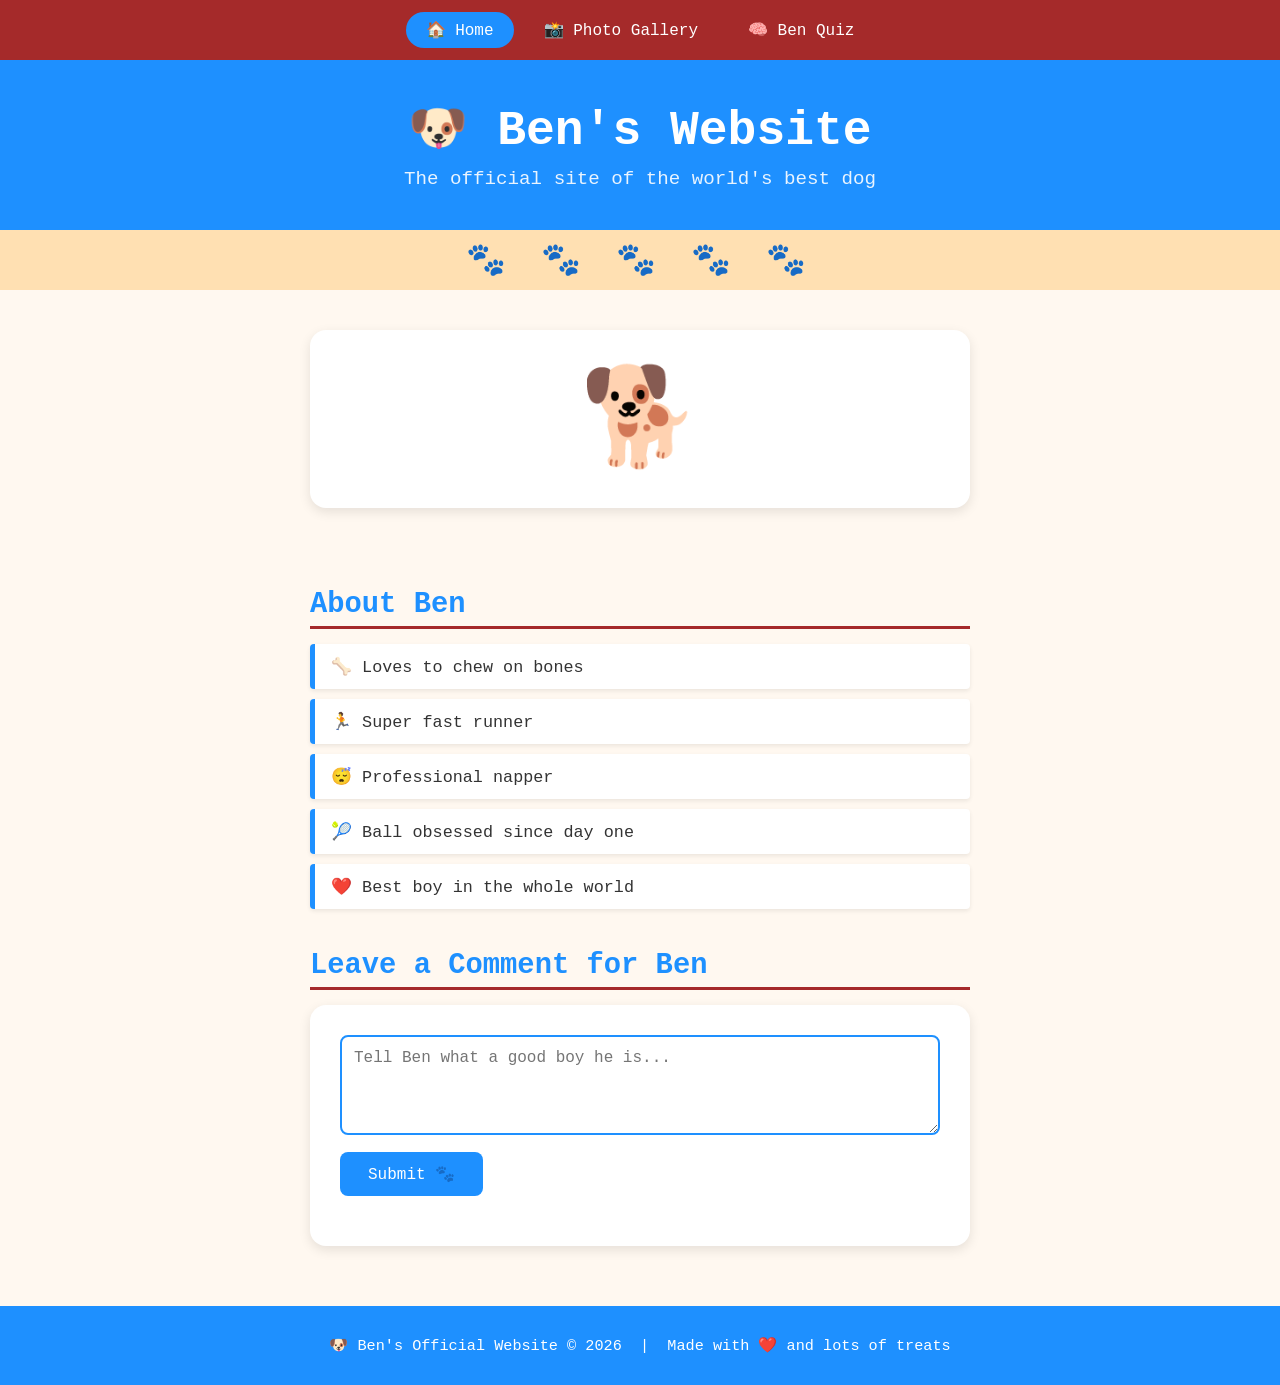
<file: index.html>
<!DOCTYPE html>
<html lang="en">
<head>
  <meta charset="UTF-8">
  <meta name="viewport" content="width=device-width, initial-scale=1.0">
  <title>Ben's Dog Site</title>
  <link rel="stylesheet" href="ben.css">
</head>
<body>

  <nav>
    <a href="index.html" class="active">🏠 Home</a>
    <a href="ben'sgallery.html">📸 Photo Gallery</a>
    <a href="benquiz.html">🧠 Ben Quiz</a>
  </nav>

  <header>
    <h1> 🐶 Ben's Website</h1>
    <p>The official site of the world's best dog</p>
  </header>

  <div class="paw-banner">🐾 🐾 🐾 🐾 🐾</div>

  <div class="section">
    <div class="dog-emoji-box" onclick="bark()" title="Click me!">🐕</div>
    <div class="bark-message" id="bark-msg"></div>

    <h2>About Ben</h2>
    <ul class="facts-list">
      <li>🦴 Loves to chew on bones</li>
      <li>🏃 Super fast runner</li>
      <li>😴 Professional napper</li>
      <li>🎾 Ball obsessed since day one</li>
      <li>❤️ Best boy in the whole world</li>
    </ul>
  </div>

  <div class="section">
    <h2>Leave a Comment for Ben</h2>
    <div class="comment-section">
      <textarea id="comment-input" placeholder="Tell Ben what a good boy he is..."></textarea>
      <button onclick="submitComment()">Submit 🐾</button>
      <div id="comments-display"></div>
    </div>
  </div>

  <footer>
    <p>🐶 Ben's Official Website &copy; 2026 &nbsp;|&nbsp; Made with ❤️ and lots of treats</p>
  </footer>

  <script src="ben.js"></script>
</body>
</html>
</file>
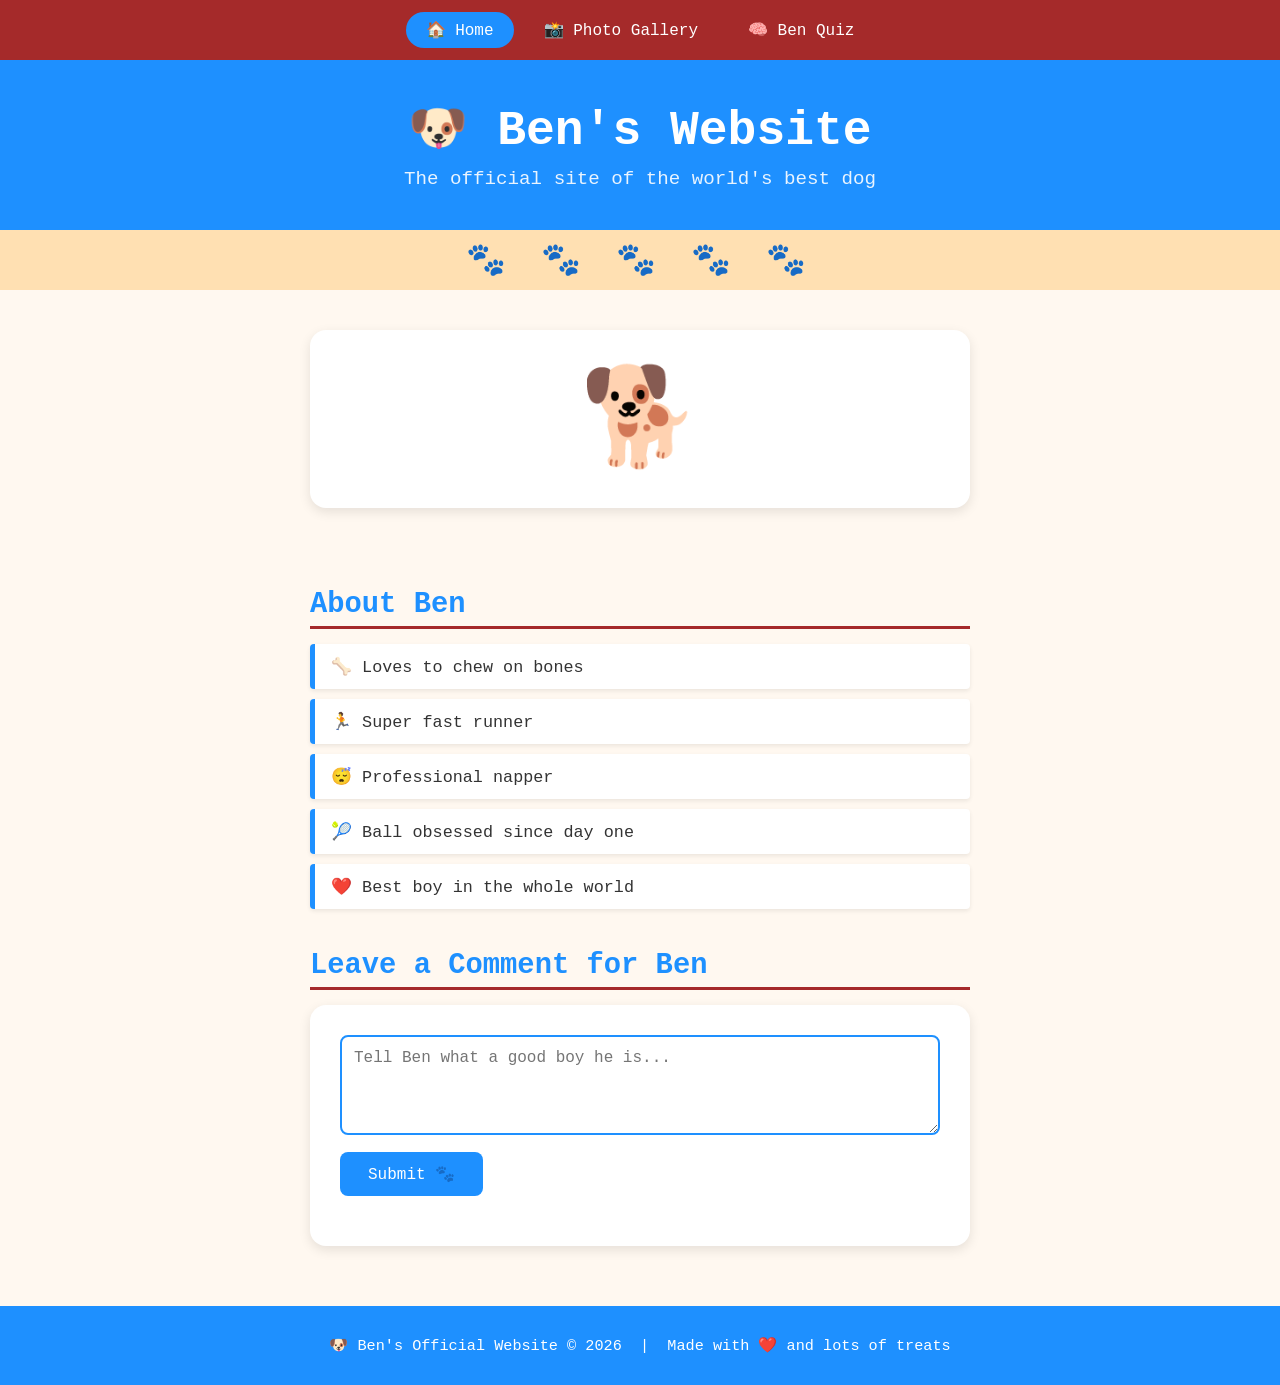
<file: website/index.html>
<!DOCTYPE html>
<html lang="en">
<head>
  <meta charset="UTF-8">
  <meta name="viewport" content="width=device-width, initial-scale=1.0">
  <title>Ben's Dog Site</title>
  <link rel="stylesheet" href="ben.css">
</head>
<body>

  <nav>
    <a href="home.html" class="active">🏠 Home</a>
    <a href="ben'sgallery.html">📸 Photo Gallery</a>
    <a href="benquiz.html">🧠 Ben Quiz</a>
  </nav>

  <header>
    <h1>🐶 Ben's Website</h1>
    <p>The official site of the world's best dog</p>
  </header>

  <div class="paw-banner">🐾 🐾 🐾 🐾 🐾</div>

  <div class="section">
    <div class="dog-emoji-box" onclick="bark()" title="Click me!">🐕</div>
    <div class="bark-message" id="bark-msg"></div>

    <h2>About Ben</h2>
    <ul class="facts-list">
      <li>🦴 Loves to chew on bones</li>
      <li>🏃 Super fast runner</li>
      <li>😴 Professional napper</li>
      <li>🎾 Ball obsessed since day one</li>
      <li>❤️ Best boy in the whole world</li>
    </ul>
  </div>

  <div class="section">
    <h2>Leave a Comment for Ben</h2>
    <div class="comment-section">
      <textarea id="comment-input" placeholder="Tell Ben what a good boy he is..."></textarea>
      <button onclick="submitComment()">Submit 🐾</button>
      <div id="comments-display"></div>
    </div>
  </div>

  <footer>
    <p>🐶 Ben's Official Website &copy; 2026 &nbsp;|&nbsp; Made with ❤️ and lots of treats</p>
  </footer>

  <script src="ben.js"></script>
</body>
</html>
</file>
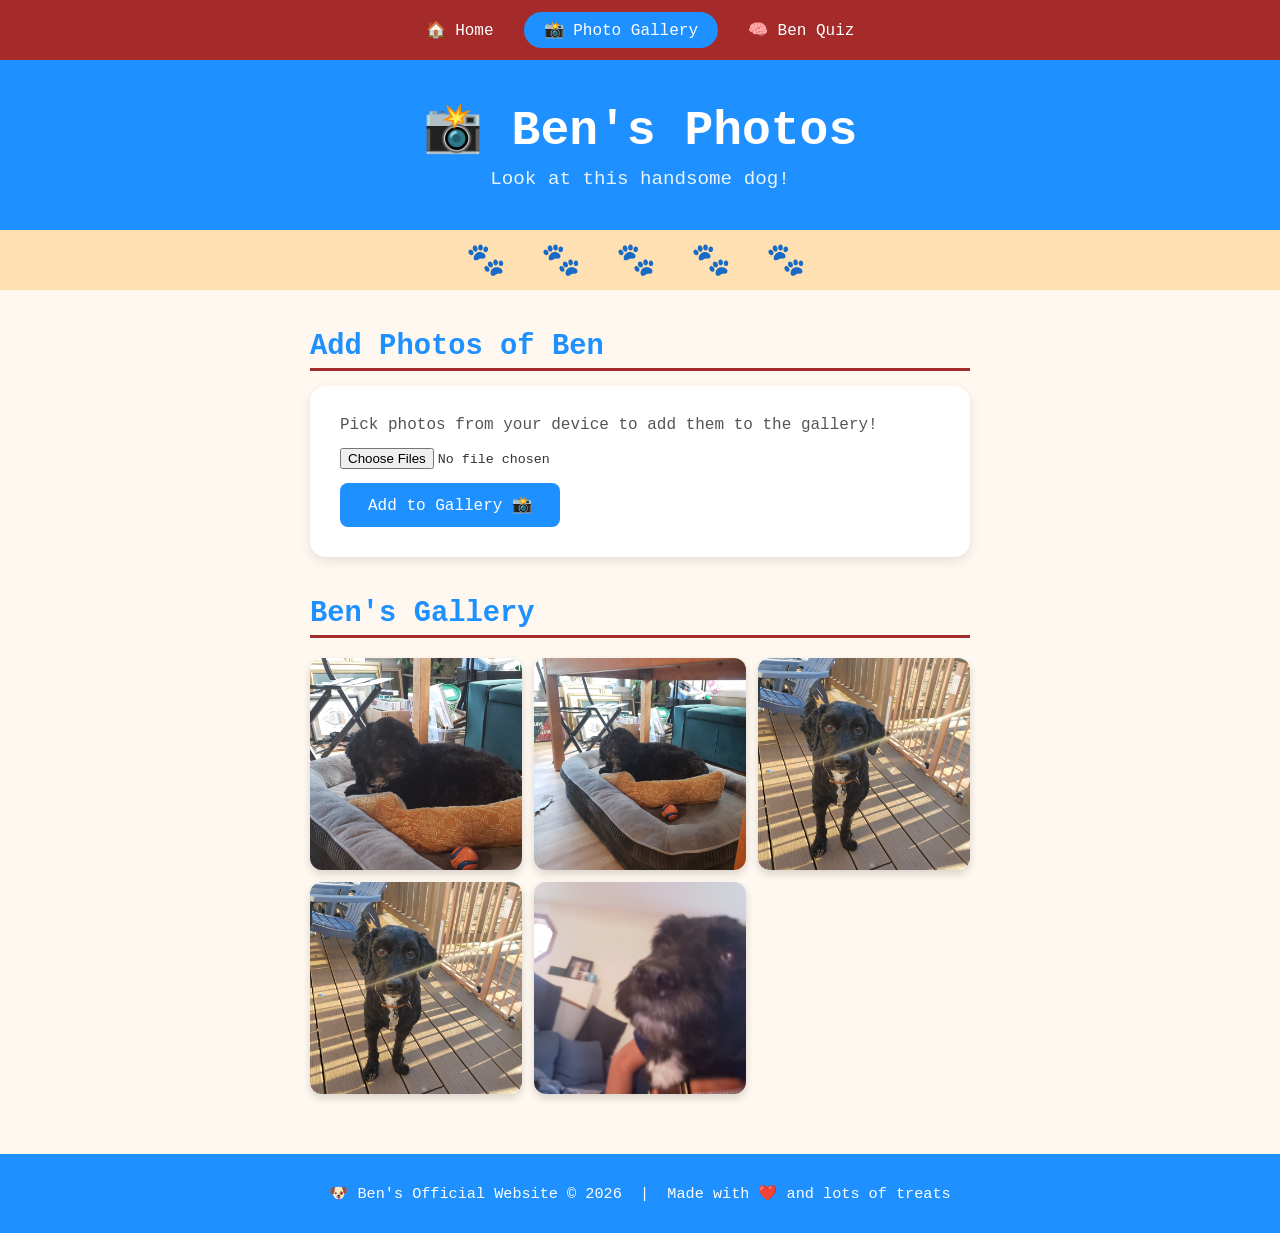
<file: ben'sgallery.html>
<!DOCTYPE html>
<html lang="en">
<head>
  <meta charset="UTF-8">
  <meta name="viewport" content="width=device-width, initial-scale=1.0">
  <title>Ben's Dog Site - Gallery</title>
  <link rel="stylesheet" href="ben.css">
</head>
<body>

  <nav>
    <a href="index.html">🏠 Home</a>
    <a href="ben'sgallery.html" class="active">📸 Photo Gallery</a>
    <a href="benquiz.html">🧠 Ben Quiz</a>
  </nav>

  <header>
    <h1>📸 Ben's Photos</h1>
    <p>Look at this handsome dog!</p>
  </header>

  <div class="paw-banner">🐾 🐾 🐾 🐾 🐾</div>

  <div class="section">
    <h2>Add Photos of Ben</h2>
    <div class="comment-section">
      <p style="margin-bottom:14px; color:#555;">Pick photos from your device to add them to the gallery!</p>
      <input type="file" id="photo-input" accept="image/*" multiple
        style="display:block; margin-bottom:14px; font-family:'Courier New',monospace;">
      <button onclick="addPhotos()">Add to Gallery 📸</button>
    </div>
  </div>
  <div class="section">
    <h2>Ben's Gallery</h2>
    <div class="gallery" id="gallery">
      <div class="gallery-placeholder">🐕</div>
      <div class="gallery-placeholder">🦴</div>
      <div class="gallery-placeholder">🐾</div>
    </div>
  </div>

  <footer>
    <p>🐶 Ben's Official Website &copy; 2026 &nbsp;|&nbsp; Made with ❤️ and lots of treats</p>
  </footer>

  <script src="ben.js"></script>
</body>
</html>
</file>
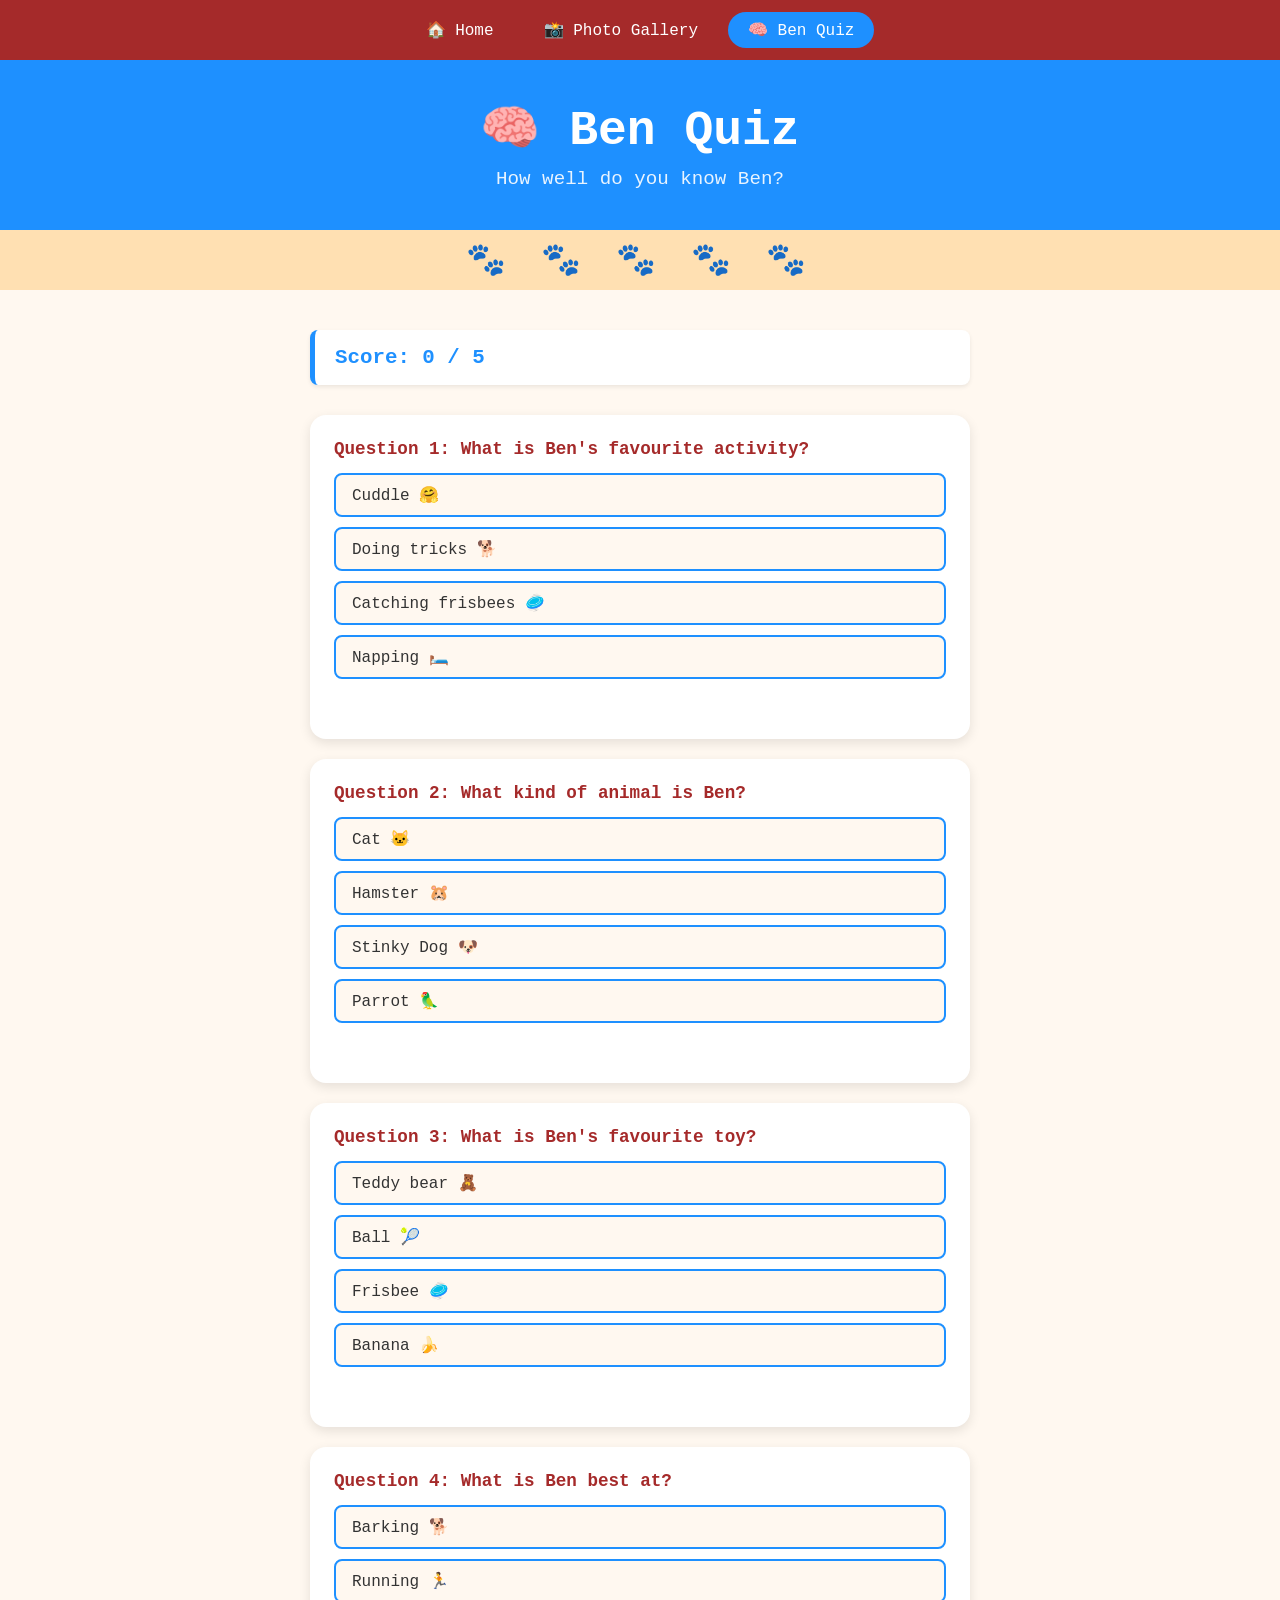
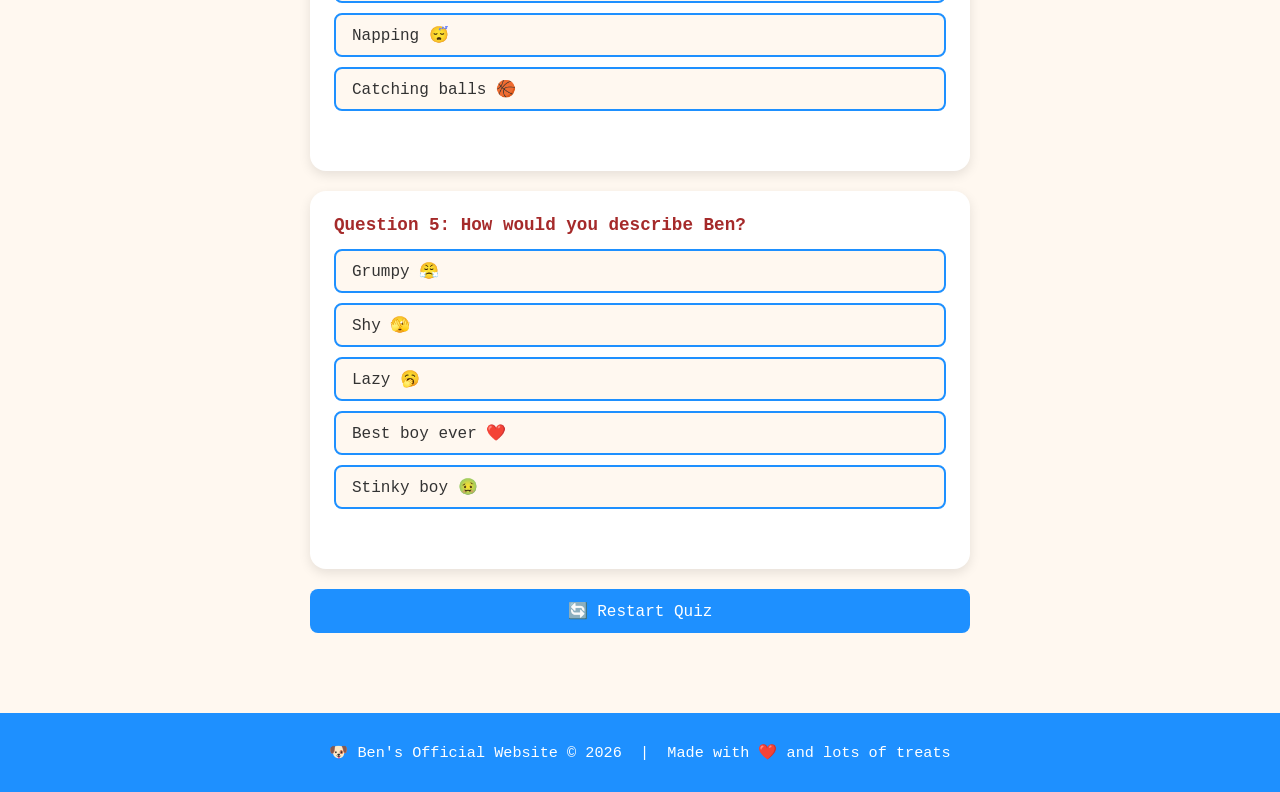
<file: benquiz.html>
<!DOCTYPE html>
<html lang="en">
<head>
  <meta charset="UTF-8">
  <meta name="viewport" content="width=device-width, initial-scale=1.0">
  <title>Ben's Dog Site - Quiz</title>
  <link rel="stylesheet" href="ben.css">
</head>
<body>

  <nav>
    <a href="index.html">🏠 Home</a>
    <a href="ben'sgallery.html">📸 Photo Gallery</a>
    <a href="benquiz.html" class="active">🧠 Ben Quiz</a>
  </nav>

  <header>
    <h1>🧠 Ben Quiz</h1>
    <p>How well do you know Ben?</p>
  </header>

  <div class="paw-banner">🐾 🐾 🐾 🐾 🐾</div>

  <div class="section">
    <div class="score-box" id="score-box">Score: 0 / 5</div>

    <div class="quiz-box">
      <h3>Question 1: What is Ben's favourite activity?</h3>
      <div class="quiz-options">
        <button class="quiz-option" onclick="answer(this, false, 'q1')">Cuddle 🤗</button>
        <button class="quiz-option" onclick="answer(this, false, 'q1')">Doing tricks 🐕</button>
        <button class="quiz-option" onclick="answer(this, true, 'q1')">Catching frisbees 🥏</button>
        <button class="quiz-option" onclick="answer(this, true, 'q1')">Napping 🛏️</button>
      </div>
      <div class="quiz-feedback" id="q1-feedback"></div>
    </div>

    <div class="quiz-box">
      <h3>Question 2: What kind of animal is Ben?</h3>
      <div class="quiz-options">
        <button class="quiz-option" onclick="answer(this, false, 'q2')">Cat 🐱</button>
        <button class="quiz-option" onclick="answer(this, false, 'q2')">Hamster 🐹</button>
        <button class="quiz-option" onclick="answer(this, true, 'q2')">Stinky Dog 🐶</button>
        <button class="quiz-option" onclick="answer(this, false, 'q2')">Parrot 🦜</button>
      </div>
      <div class="quiz-feedback" id="q2-feedback"></div>
    </div>

    <div class="quiz-box">
      <h3>Question 3: What is Ben's favourite toy?</h3>
      <div class="quiz-options">
        <button class="quiz-option" onclick="answer(this, false, 'q3')">Teddy bear 🧸</button>
        <button class="quiz-option" onclick="answer(this, false, 'q3')">Ball 🎾</button>
        <button class="quiz-option" onclick="answer(this, true, 'q3')">Frisbee 🥏</button>
        <button class="quiz-option" onclick="answer(this, false, 'q3')">Banana 🍌</button>
      </div>
      <div class="quiz-feedback" id="q3-feedback"></div>
    </div>

    <div class="quiz-box">
      <h3>Question 4: What is Ben best at?</h3>
      <div class="quiz-options">
        <button class="quiz-option" onclick="answer(this, false, 'q4')">Barking 🐕</button>
        <button class="quiz-option" onclick="answer(this, false, 'q4')">Running 🏃</button>
        <button class="quiz-option" onclick="answer(this, true, 'q4')">Napping 😴</button>
        <button class="quiz-option" onclick="answer(this, false, 'q4')">Catching balls 🏀</button>
      </div>
      <div class="quiz-feedback" id="q4-feedback"></div>
    </div>

    <div class="quiz-box">
      <h3>Question 5: How would you describe Ben?</h3>
      <div class="quiz-options">
        <button class="quiz-option" onclick="answer(this, false, 'q5')">Grumpy 😤</button>
        <button class="quiz-option" onclick="answer(this, false, 'q5')">Shy 🫣</button>
        <button class="quiz-option" onclick="answer(this, false, 'q5')">Lazy 🥱</button>
        <button class="quiz-option" onclick="answer(this, true, 'q5')">Best boy ever ❤️</button>
        <button class="quiz-option" onclick="answer(this, true, 'q5')">Stinky boy 🤢</button>
      </div>
      <div class="quiz-feedback" id="q5-feedback"></div>
    </div>

    <button onclick="resetQuiz()" style="width:100%; margin-bottom:20px;">🔄 Restart Quiz</button>
  </div>

  <footer>
    <p>🐶 Ben's Official Website &copy; 2026 &nbsp;|&nbsp; Made with ❤️ and lots of treats</p>
  </footer>

  <script src="ben.js"></script>
</body>
</html>
</file>
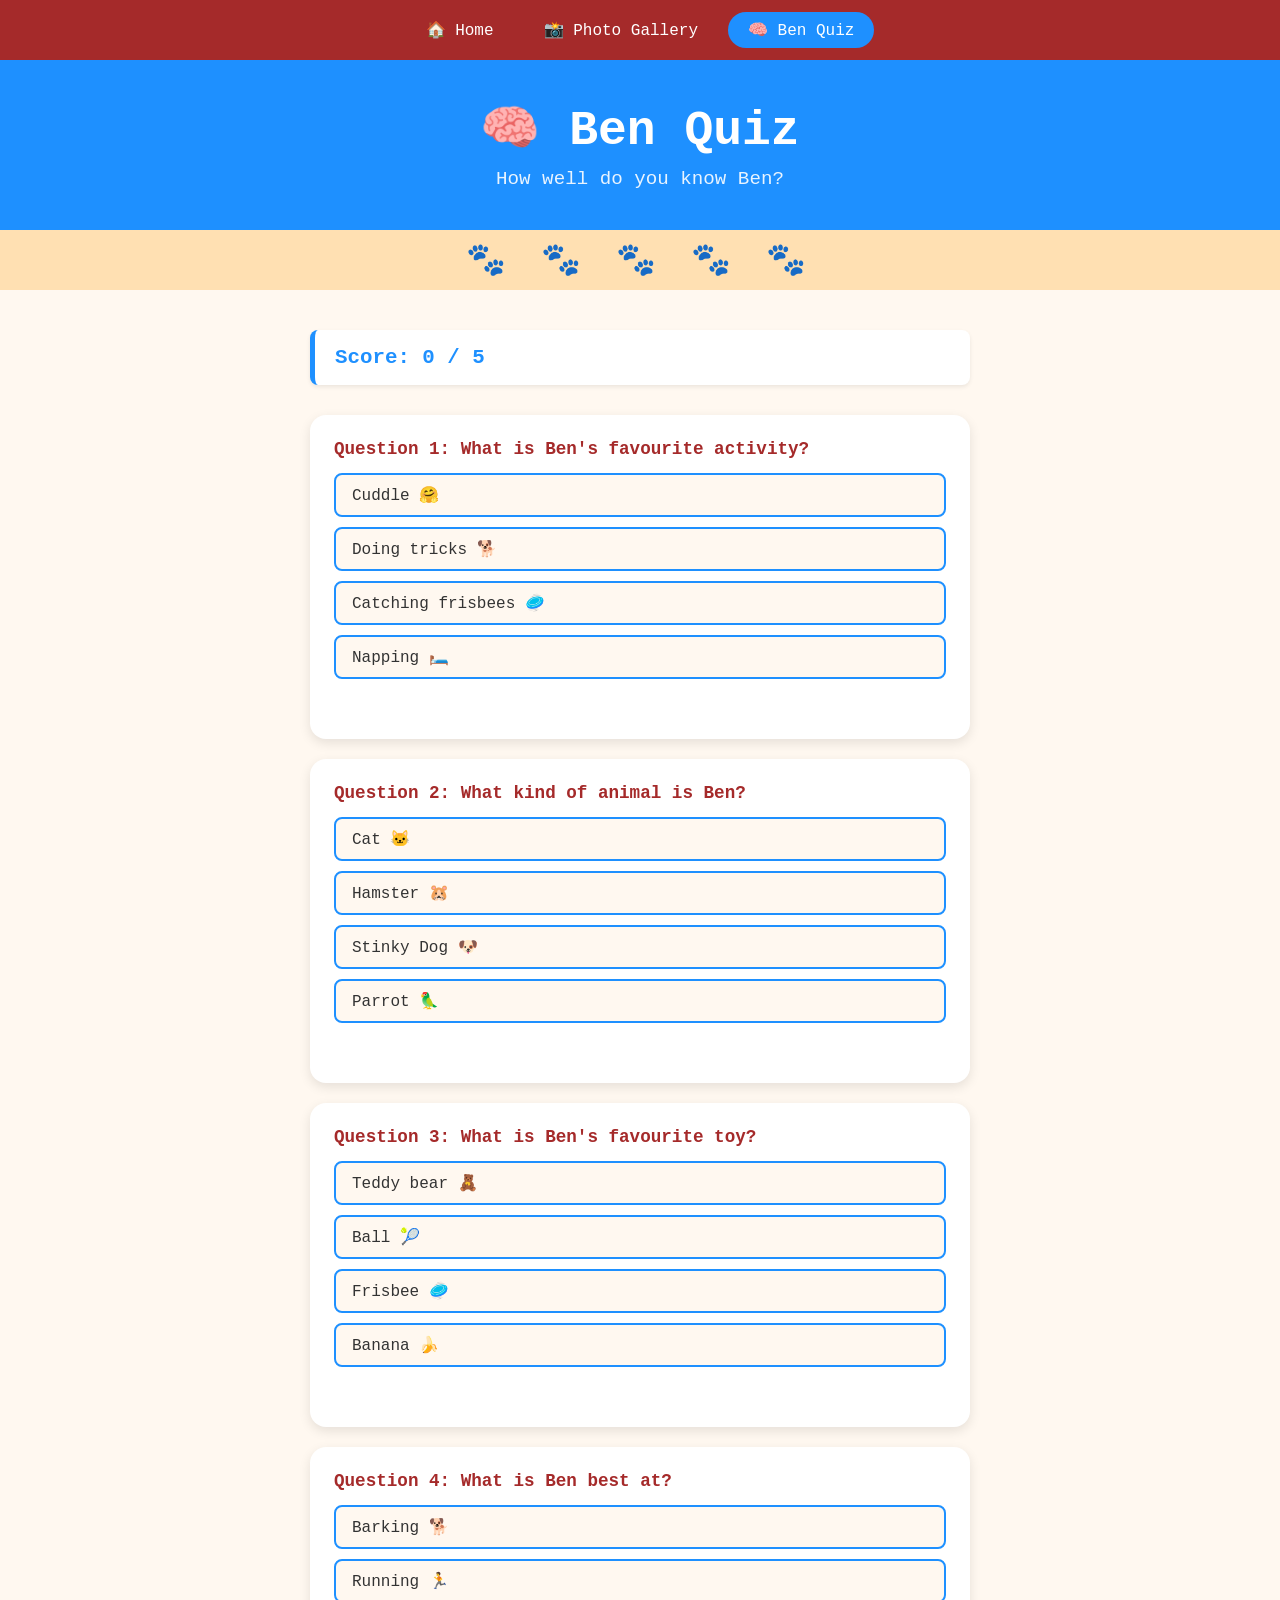
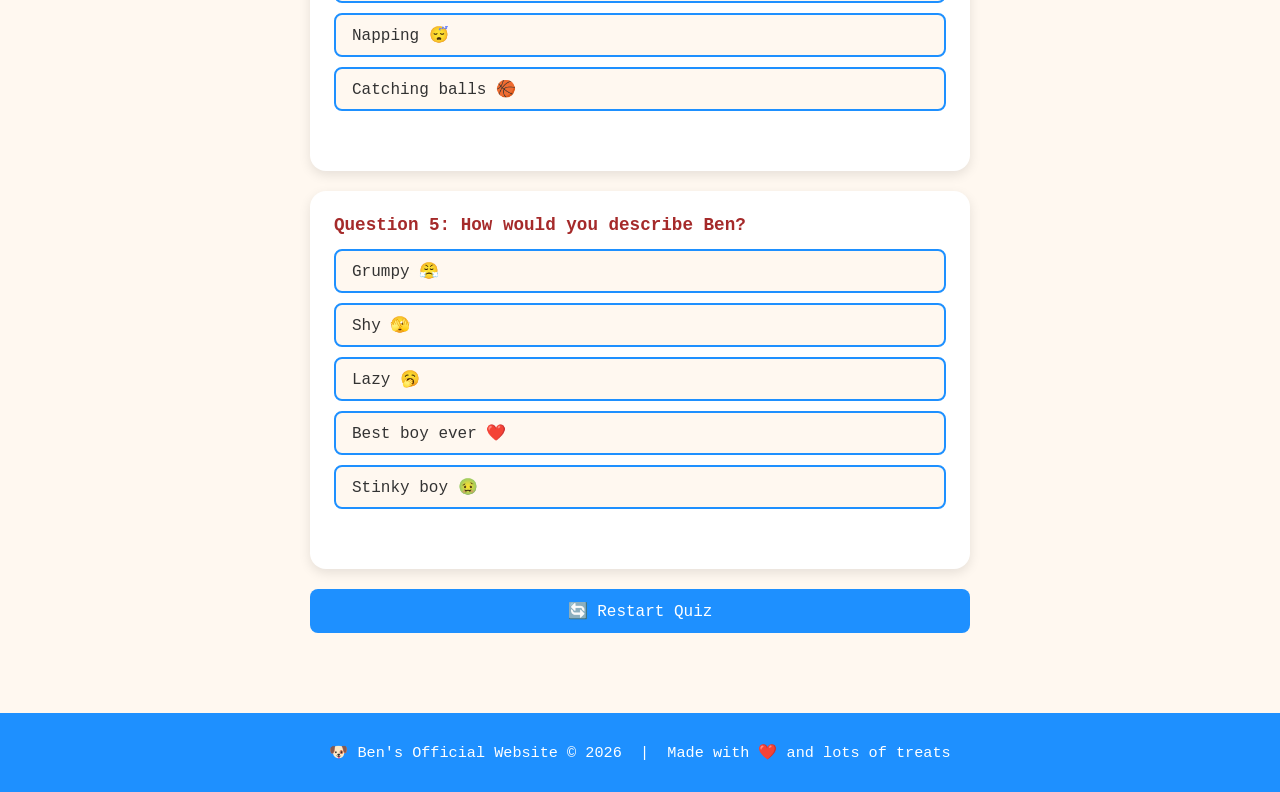
<file: website/benquiz.html>
<!DOCTYPE html>
<html lang="en">
<head>
  <meta charset="UTF-8">
  <meta name="viewport" content="width=device-width, initial-scale=1.0">
  <title>Ben's Dog Site - Quiz</title>
  <link rel="stylesheet" href="ben.css">
</head>
<body>

  <nav>
    <a href="home.html">🏠 Home</a>
    <a href="ben'sgallery.html">📸 Photo Gallery</a>
    <a href="benquiz.html" class="active">🧠 Ben Quiz</a>
  </nav>

  <header>
    <h1>🧠 Ben Quiz</h1>
    <p>How well do you know Ben?</p>
  </header>

  <div class="paw-banner">🐾 🐾 🐾 🐾 🐾</div>

  <div class="section">
    <div class="score-box" id="score-box">Score: 0 / 5</div>

    <div class="quiz-box">
      <h3>Question 1: What is Ben's favourite activity?</h3>
      <div class="quiz-options">
        <button class="quiz-option" onclick="answer(this, false, 'q1')">Cuddle 🤗</button>
        <button class="quiz-option" onclick="answer(this, false, 'q1')">Doing tricks 🐕</button>
        <button class="quiz-option" onclick="answer(this, true, 'q1')">Catching frisbees 🥏</button>
        <button class="quiz-option" onclick="answer(this, true, 'q1')">Napping 🛏️</button>
      </div>
      <div class="quiz-feedback" id="q1-feedback"></div>
    </div>

    <div class="quiz-box">
      <h3>Question 2: What kind of animal is Ben?</h3>
      <div class="quiz-options">
        <button class="quiz-option" onclick="answer(this, false, 'q2')">Cat 🐱</button>
        <button class="quiz-option" onclick="answer(this, false, 'q2')">Hamster 🐹</button>
        <button class="quiz-option" onclick="answer(this, true, 'q2')">Stinky Dog 🐶</button>
        <button class="quiz-option" onclick="answer(this, false, 'q2')">Parrot 🦜</button>
      </div>
      <div class="quiz-feedback" id="q2-feedback"></div>
    </div>

    <div class="quiz-box">
      <h3>Question 3: What is Ben's favourite toy?</h3>
      <div class="quiz-options">
        <button class="quiz-option" onclick="answer(this, false, 'q3')">Teddy bear 🧸</button>
        <button class="quiz-option" onclick="answer(this, false, 'q3')">Ball 🎾</button>
        <button class="quiz-option" onclick="answer(this, true, 'q3')">Frisbee 🥏</button>
        <button class="quiz-option" onclick="answer(this, false, 'q3')">Banana 🍌</button>
      </div>
      <div class="quiz-feedback" id="q3-feedback"></div>
    </div>

    <div class="quiz-box">
      <h3>Question 4: What is Ben best at?</h3>
      <div class="quiz-options">
        <button class="quiz-option" onclick="answer(this, false, 'q4')">Barking 🐕</button>
        <button class="quiz-option" onclick="answer(this, false, 'q4')">Running 🏃</button>
        <button class="quiz-option" onclick="answer(this, true, 'q4')">Napping 😴</button>
        <button class="quiz-option" onclick="answer(this, false, 'q4')">Catching balls 🏀</button>
      </div>
      <div class="quiz-feedback" id="q4-feedback"></div>
    </div>

    <div class="quiz-box">
      <h3>Question 5: How would you describe Ben?</h3>
      <div class="quiz-options">
        <button class="quiz-option" onclick="answer(this, false, 'q5')">Grumpy 😤</button>
        <button class="quiz-option" onclick="answer(this, false, 'q5')">Shy 🫣</button>
        <button class="quiz-option" onclick="answer(this, false, 'q5')">Lazy 🥱</button>
        <button class="quiz-option" onclick="answer(this, true, 'q5')">Best boy ever ❤️</button>
        <button class="quiz-option" onclick="answer(this, true, 'q5')">Stinky boy 🤢</button>
      </div>
      <div class="quiz-feedback" id="q5-feedback"></div>
    </div>

    <button onclick="resetQuiz()" style="width:100%; margin-bottom:20px;">🔄 Restart Quiz</button>
  </div>

  <footer>
    <p>🐶 Ben's Official Website &copy; 2026 &nbsp;|&nbsp; Made with ❤️ and lots of treats</p>
  </footer>

  <script src="ben.js"></script>
</body>
</html>
</file>
<file: ben.css>
* { margin: 0; padding: 0; box-sizing: border-box; }

body {
  font-family: 'Courier New', Courier, monospace;
  background: #fff8f0;
  color: #333;
}

nav {
  background: brown;
  display: flex;
  justify-content: center;
  gap: 10px;
  padding: 12px 20px;
  flex-wrap: wrap;
}

nav a {
  color: white;
  text-decoration: none;
  padding: 8px 20px;
  border-radius: 20px;
  font-size: 1em;
  font-family: 'Courier New', Courier, monospace;
  transition: background 0.2s;
}

nav a:hover, nav a.active { background: dodgerblue; }

header {
  background: dodgerblue;
  color: white;
  text-align: center;
  padding: 40px 20px;
}

header h1 { font-size: 3em; }

header p {
  font-size: 1.2em;
  margin-top: 10px;
  opacity: 0.9;
}

.paw-banner {
  text-align: center;
  font-size: 2em;
  padding: 10px;
  background: #ffe0b2;
  letter-spacing: 8px;
}

.section {
  max-width: 700px;
  margin: 40px auto;
  padding: 0 20px;
}

.section h2 {
  color: dodgerblue;
  font-size: 1.8em;
  margin-bottom: 15px;
  border-bottom: 3px solid brown;
  padding-bottom: 5px;
}

.facts-list { list-style: none; padding: 0; }

.facts-list li {
  background: white;
  border-left: 5px solid dodgerblue;
  padding: 12px 16px;
  margin-bottom: 10px;
  border-radius: 4px;
  box-shadow: 0 2px 4px rgba(0,0,0,0.08);
  font-size: 1.05em;
}

.dog-emoji-box {
  text-align: center;
  font-size: 6em;
  padding: 30px;
  background: white;
  border-radius: 16px;
  box-shadow: 0 4px 12px rgba(0,0,0,0.1);
  margin-bottom: 20px;
  cursor: pointer;
  transition: transform 0.2s;
}

.dog-emoji-box:hover { transform: scale(1.05); }

.bark-message {
  text-align: center;
  font-size: 1.4em;
  color: brown;
  font-weight: bold;
  min-height: 40px;
  margin: 20px 0;
  transition: opacity 0.3s;
}

.comment-section {
  background: white;
  padding: 30px;
  border-radius: 16px;
  box-shadow: 0 4px 12px rgba(0,0,0,0.1);
}

textarea {
  width: 100%;
  height: 100px;
  padding: 12px;
  border: 2px solid dodgerblue;
  border-radius: 8px;
  font-family: 'Courier New', Courier, monospace;
  font-size: 1em;
  resize: vertical;
  margin-bottom: 12px;
}

button {
  background: dodgerblue;
  color: white;
  border: none;
  padding: 12px 28px;
  font-size: 1em;
  border-radius: 8px;
  cursor: pointer;
  font-family: 'Courier New', Courier, monospace;
  transition: background 0.2s;
}

button:hover { background: brown; }

#comments-display { margin-top: 20px; }

.comment-bubble {
  background: #e3f2fd;
  border-radius: 10px;
  padding: 12px 16px;
  margin-bottom: 10px;
  border-left: 4px solid dodgerblue;
  animation: fadeIn 0.3s ease;
}

@keyframes fadeIn {
  from { opacity: 0; transform: translateY(-5px); }
  to { opacity: 1; transform: translateY(0); }
}

/* Gallery */
.gallery {
  display: grid;
  grid-template-columns: repeat(3, 1fr);
  gap: 12px;
  margin-top: 20px;
}

.gallery img {
  width: 100%;
  border-radius: 12px;
  box-shadow: 0 4px 8px rgba(0,0,0,0.15);
  object-fit: cover;
  aspect-ratio: 1;
  transition: transform 0.2s;
}

.gallery img:hover { transform: scale(1.04); }

.gallery-placeholder {
  background: #e3f2fd;
  border-radius: 12px;
  aspect-ratio: 1;
  display: flex;
  align-items: center;
  justify-content: center;
  font-size: 3em;
  border: 2px dashed dodgerblue;
}

/* Quiz */
.score-box {
  background: white;
  border-left: 5px solid dodgerblue;
  padding: 16px 20px;
  border-radius: 8px;
  font-size: 1.3em;
  font-weight: bold;
  color: dodgerblue;
  box-shadow: 0 2px 4px rgba(0,0,0,0.08);
  margin-bottom: 30px;
}

.quiz-box {
  background: white;
  border-radius: 16px;
  padding: 24px;
  box-shadow: 0 4px 12px rgba(0,0,0,0.1);
  margin-bottom: 20px;
}

.quiz-box h3 {
  font-size: 1.1em;
  margin-bottom: 14px;
  color: brown;
}

.quiz-options {
  display: flex;
  flex-direction: column;
  gap: 10px;
}

.quiz-option {
  background: #fff8f0;
  border: 2px solid dodgerblue;
  border-radius: 8px;
  padding: 10px 16px;
  cursor: pointer;
  text-align: left;
  font-family: 'Courier New', Courier, monospace;
  font-size: 1em;
  transition: background 0.2s;
  color: #333;
}

.quiz-option:hover:not(:disabled) { background: dodgerblue; color: white; }
.quiz-option.correct { background: #c8f7c5; border-color: green; color: green; }
.quiz-option.wrong { background: #ffd6d6; border-color: red; color: red; }

.quiz-feedback {
  margin-top: 12px;
  font-weight: bold;
  min-height: 24px;
}

footer {
  text-align: center;
  padding: 30px;
  background: dodgerblue;
  color: white;
  margin-top: 60px;
  font-size: 0.95em;
}

@media (max-width: 500px) {
  header h1 { font-size: 2em; }
  .gallery { grid-template-columns: repeat(2, 1fr); }
  nav a { font-size: 0.9em; padding: 6px 14px; }
}
</file>
<file: website/ben.css>
* { margin: 0; padding: 0; box-sizing: border-box; }

body {
  font-family: 'Courier New', Courier, monospace;
  background: #fff8f0;
  color: #333;
}

nav {
  background: brown;
  display: flex;
  justify-content: center;
  gap: 10px;
  padding: 12px 20px;
  flex-wrap: wrap;
}

nav a {
  color: white;
  text-decoration: none;
  padding: 8px 20px;
  border-radius: 20px;
  font-size: 1em;
  font-family: 'Courier New', Courier, monospace;
  transition: background 0.2s;
}

nav a:hover, nav a.active { background: dodgerblue; }

header {
  background: dodgerblue;
  color: white;
  text-align: center;
  padding: 40px 20px;
}

header h1 { font-size: 3em; }

header p {
  font-size: 1.2em;
  margin-top: 10px;
  opacity: 0.9;
}

.paw-banner {
  text-align: center;
  font-size: 2em;
  padding: 10px;
  background: #ffe0b2;
  letter-spacing: 8px;
}

.section {
  max-width: 700px;
  margin: 40px auto;
  padding: 0 20px;
}

.section h2 {
  color: dodgerblue;
  font-size: 1.8em;
  margin-bottom: 15px;
  border-bottom: 3px solid brown;
  padding-bottom: 5px;
}

.facts-list { list-style: none; padding: 0; }

.facts-list li {
  background: white;
  border-left: 5px solid dodgerblue;
  padding: 12px 16px;
  margin-bottom: 10px;
  border-radius: 4px;
  box-shadow: 0 2px 4px rgba(0,0,0,0.08);
  font-size: 1.05em;
}

.dog-emoji-box {
  text-align: center;
  font-size: 6em;
  padding: 30px;
  background: white;
  border-radius: 16px;
  box-shadow: 0 4px 12px rgba(0,0,0,0.1);
  margin-bottom: 20px;
  cursor: pointer;
  transition: transform 0.2s;
}

.dog-emoji-box:hover { transform: scale(1.05); }

.bark-message {
  text-align: center;
  font-size: 1.4em;
  color: brown;
  font-weight: bold;
  min-height: 40px;
  margin: 20px 0;
  transition: opacity 0.3s;
}

.comment-section {
  background: white;
  padding: 30px;
  border-radius: 16px;
  box-shadow: 0 4px 12px rgba(0,0,0,0.1);
}

textarea {
  width: 100%;
  height: 100px;
  padding: 12px;
  border: 2px solid dodgerblue;
  border-radius: 8px;
  font-family: 'Courier New', Courier, monospace;
  font-size: 1em;
  resize: vertical;
  margin-bottom: 12px;
}

button {
  background: dodgerblue;
  color: white;
  border: none;
  padding: 12px 28px;
  font-size: 1em;
  border-radius: 8px;
  cursor: pointer;
  font-family: 'Courier New', Courier, monospace;
  transition: background 0.2s;
}

button:hover { background: brown; }

#comments-display { margin-top: 20px; }

.comment-bubble {
  background: #e3f2fd;
  border-radius: 10px;
  padding: 12px 16px;
  margin-bottom: 10px;
  border-left: 4px solid dodgerblue;
  animation: fadeIn 0.3s ease;
}

@keyframes fadeIn {
  from { opacity: 0; transform: translateY(-5px); }
  to { opacity: 1; transform: translateY(0); }
}

/* Gallery */
.gallery {
  display: grid;
  grid-template-columns: repeat(3, 1fr);
  gap: 12px;
  margin-top: 20px;
}

.gallery img {
  width: 100%;
  border-radius: 12px;
  box-shadow: 0 4px 8px rgba(0,0,0,0.15);
  object-fit: cover;
  aspect-ratio: 1;
  transition: transform 0.2s;
}

.gallery img:hover { transform: scale(1.04); }

.gallery-placeholder {
  background: #e3f2fd;
  border-radius: 12px;
  aspect-ratio: 1;
  display: flex;
  align-items: center;
  justify-content: center;
  font-size: 3em;
  border: 2px dashed dodgerblue;
}

/* Quiz */
.score-box {
  background: white;
  border-left: 5px solid dodgerblue;
  padding: 16px 20px;
  border-radius: 8px;
  font-size: 1.3em;
  font-weight: bold;
  color: dodgerblue;
  box-shadow: 0 2px 4px rgba(0,0,0,0.08);
  margin-bottom: 30px;
}

.quiz-box {
  background: white;
  border-radius: 16px;
  padding: 24px;
  box-shadow: 0 4px 12px rgba(0,0,0,0.1);
  margin-bottom: 20px;
}

.quiz-box h3 {
  font-size: 1.1em;
  margin-bottom: 14px;
  color: brown;
}

.quiz-options {
  display: flex;
  flex-direction: column;
  gap: 10px;
}

.quiz-option {
  background: #fff8f0;
  border: 2px solid dodgerblue;
  border-radius: 8px;
  padding: 10px 16px;
  cursor: pointer;
  text-align: left;
  font-family: 'Courier New', Courier, monospace;
  font-size: 1em;
  transition: background 0.2s;
  color: #333;
}

.quiz-option:hover:not(:disabled) { background: dodgerblue; color: white; }
.quiz-option.correct { background: #c8f7c5; border-color: green; color: green; }
.quiz-option.wrong { background: #ffd6d6; border-color: red; color: red; }

.quiz-feedback {
  margin-top: 12px;
  font-weight: bold;
  min-height: 24px;
}

footer {
  text-align: center;
  padding: 30px;
  background: dodgerblue;
  color: white;
  margin-top: 60px;
  font-size: 0.95em;
}

@media (max-width: 500px) {
  header h1 { font-size: 2em; }
  .gallery { grid-template-columns: repeat(2, 1fr); }
  nav a { font-size: 0.9em; padding: 6px 14px; }
}
</file>
